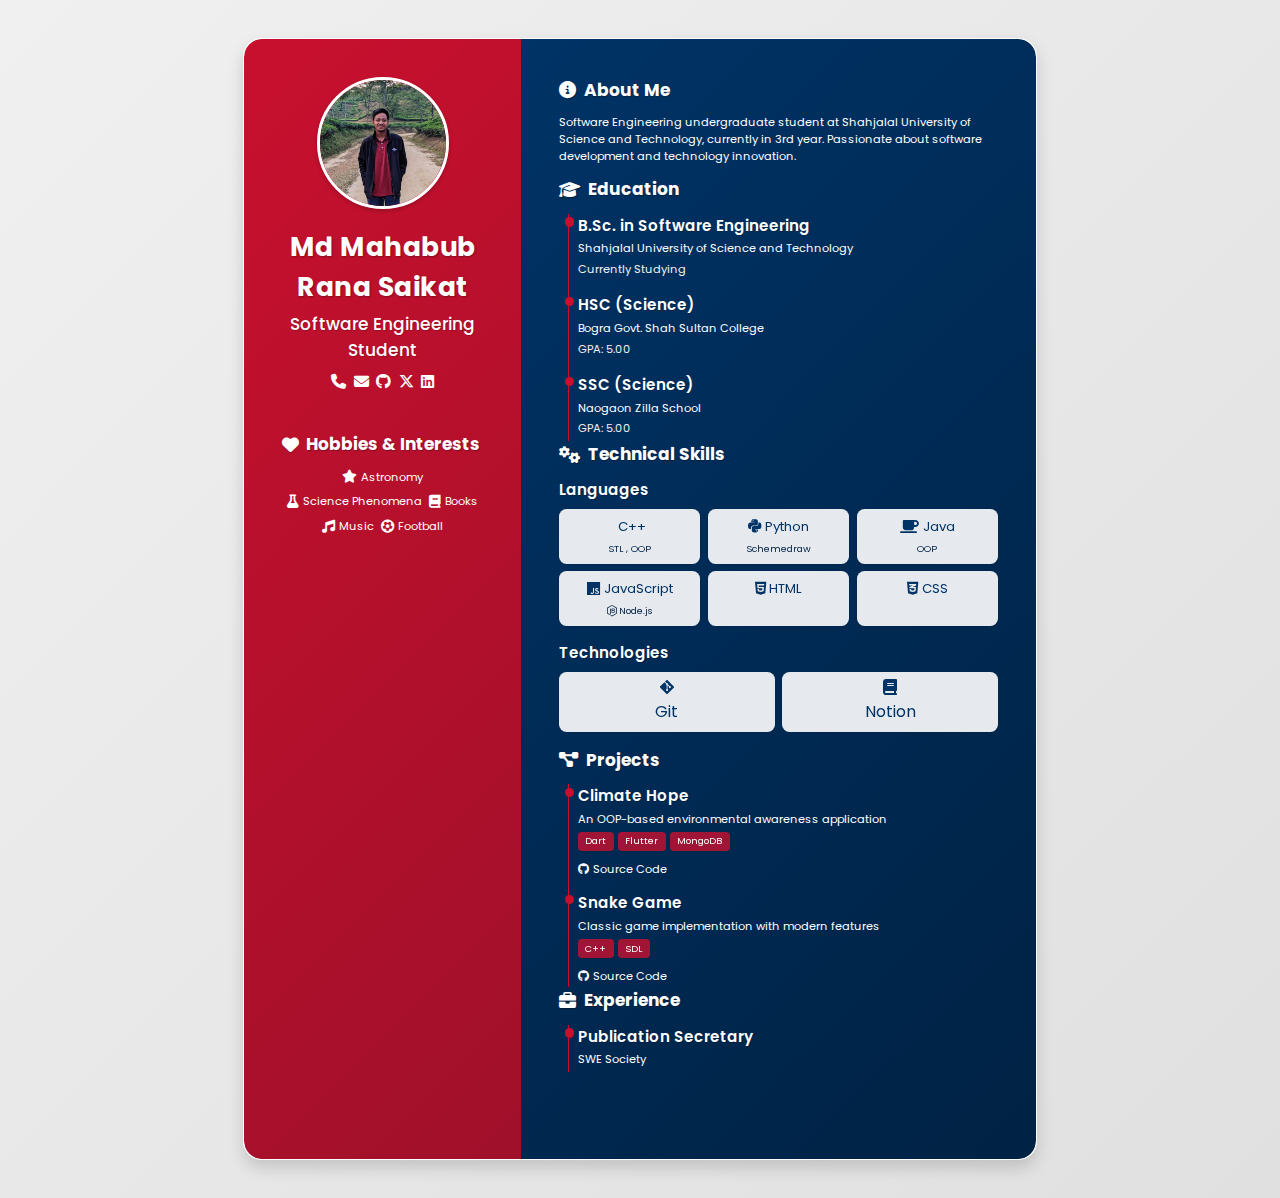
<file: index.html>
<!DOCTYPE html>
<html lang="en">
<head>
    <meta charset="UTF-8">
    <meta name="viewport" content="width=device-width, initial-scale=1.0">
    <title>Md Mahabub Rana Saikat - CV</title>
    <link rel="stylesheet" href="https://cdnjs.cloudflare.com/ajax/libs/font-awesome/6.4.0/css/all.min.css">
    <link href="https://fonts.googleapis.com/css2?family=Poppins:wght@300;400;500;600;700&display=swap" rel="stylesheet">
    <link rel="stylesheet" href="index.css">
</head>
<body>
    <div class="container">
        <div class="left-column">
            <header class="header">
                <img id="photo" src="saikat.jpg" alt="Saikat">
                <h1>Md Mahabub Rana Saikat</h1>
                <p class="title">Software Engineering Student</p>
                 <div class="contact-icons">
                     <a href="tel:+8801753610727" title="Phone"><i class="fas fa-phone"></i></a>
                     <a href="mailto:mahabubranasaikat@gmail.com" title="Email"><i class="fas fa-envelope"></i></a>
                     <a href="https://github.com/Mahabub-Rana-Saikat" target="_blank" title="GitHub"><i class="fab fa-github"></i></a>
                     <a href="https://twitter.com/mahbubrnasaikat" target="_blank" title="Twitter"><i class="fab fa-x-twitter"></i></a>
                     <a href="https://linkedin.com/in/mahabubranasaikat" target="_blank" title="LinkedIn"><i class="fab fa-linkedin"></i></a>
                 </div>
            </header>
            <div class="hobbies">
                <h2 class="section-heading"><i class="fas fa-heart"></i> Hobbies & Interests</h2>
                <ul>
                    <li><i class="fas fa-star"></i> Astronomy</li>
                    <li><i class="fas fa-flask"></i> Science Phenomena</li>
                    <li><i class="fas fa-book"></i> Books</li>
                    <li><i class="fas fa-music"></i> Music</li>
                    <li><i class="fas fa-futbol"></i> Football</li>
                </ul>
            </div>
        </div>
        <div class="right-column">
            <section class="about">
                <h2 class="section-heading"><i class="fas fa-info-circle"></i> About Me</h2>
                <p>Software Engineering undergraduate student at Shahjalal University of Science and Technology, currently in 3rd year. Passionate about software development and technology innovation.</p>
            </section>
            <section class="education">
                <h2 class="section-heading"><i class="fas fa-graduation-cap"></i> Education</h2>
                <div class="education-grid">
                    <div class="education-item">
                        <h3>B.Sc. in Software Engineering</h3>
                        <p>Shahjalal University of Science and Technology</p>
                        <p class="education-status">Currently Studying</p>
                    </div>
                    <div class="education-item">
                        <h3>HSC (Science)</h3>
                        <p>Bogra Govt. Shah Sultan College</p>
                        <p class="education-grade">GPA: 5.00</p>
                    </div>
                    <div class="education-item">
                        <h3>SSC (Science)</h3>
                        <p>Naogaon Zilla School</p>
                        <p class="education-grade">GPA: 5.00</p>
                    </div>
                </div>
            </section>
             <section class="skills">
                 <h2 class="section-heading"><i class="fas fa-cogs"></i> Technical Skills</h2>
                 <div class="skills-category">
                     <h3>Languages</h3>
                     <div class="skills-grid">
                         <div class="skill-item">
                             <div class="skill-main"><i class="fas fa-cplusplus"></i> C++</div> <!-- Updated to specific C++ icon -->
                             <div class="skill-sub">STL , OOP</div>
                         </div>
                         <div class="skill-item">
                             <div class="skill-main"><i class="fab fa-python"></i> Python</div> <!-- Updated to specific Python icon -->
                             <div class="skill-sub">Schemedraw</div>
                         </div>
                         <div class="skill-item">
                             <div class="skill-main"><i class="fas fa-coffee"></i> Java</div> <!-- Updated icon -->
                             <div class="skill-sub">OOP</div>
                         </div>
                         <div class="skill-item">
                             <div class="skill-main"><i class="fab fa-js"></i> JavaScript</div>
                             <div class="skill-sub"><i class="fab fa-node-js"></i> Node.js</div>
                         </div>
                         <div class="skill-item">
                             <div class="skill-main"><i class="fab fa-html5"></i> HTML</div>
                         </div>
                         <div class="skill-item">
                             <div class="skill-main"><i class="fab fa-css3-alt"></i> CSS</div>
                         </div>
                     </div>
                 </div>
                 <div class="skills-category">
                     <h3>Technologies</h3>
                     <div class="skills-grid">
                         <div class="skill-item"><i class="fab fa-git-alt"></i> Git</div>
                         <div class="skill-item"><i class="fas fa-book"></i> Notion</div> <!-- Added Notion -->
                     </div>
                 </div>
             </section>
             <section class="projects">
                 <h2 class="section-heading"><i class="fas fa-project-diagram"></i> Projects</h2>
                 <div class="projects-grid">
                     <div class="project-card">
                         <h3>Climate Hope</h3>
                         <p>An OOP-based environmental awareness application</p>
                          <div class="tech-stack">
                              <span class="tech-tag">Dart</span>
                              <span class="tech-tag">Flutter</span>
                              <span class="tech-tag">MongoDB</span>
                          </div>
                          <div class="project-links">
                              <a href="https://github.com/Saikat-Sust/SDL_project_" target="_blank"><i class="fab fa-github"></i> Source Code</a>
                          </div>
                      </div>
                     <div class="project-card">
                         <h3>Snake Game</h3>
                         <p>Classic game implementation with modern features</p>
                          <div class="tech-stack">
                              <span class="tech-tag">C++</span>
                              <span class="tech-tag">SDL</span>
                          </div>
                          <div class="project-links">
                              <a href="https://github.com/mahabubranasaikat/Project_SWE250" target="_blank"><i class="fab fa-github"></i> Source Code</a>
                          </div>
                      </div>
                 </div>
             </section>
             <section class="experience">
                 <h2 class="section-heading"><i class="fas fa-briefcase"></i> Experience</h2>
                 <div class="experience-grid">
                     <div class="experience-item">
                         <h3>Publication Secretary</h3>
                         <p>SWE Society</p>
                     </div>
                 </div>
             </section>
         </div>
     </div>
</body>
</html>
</file>
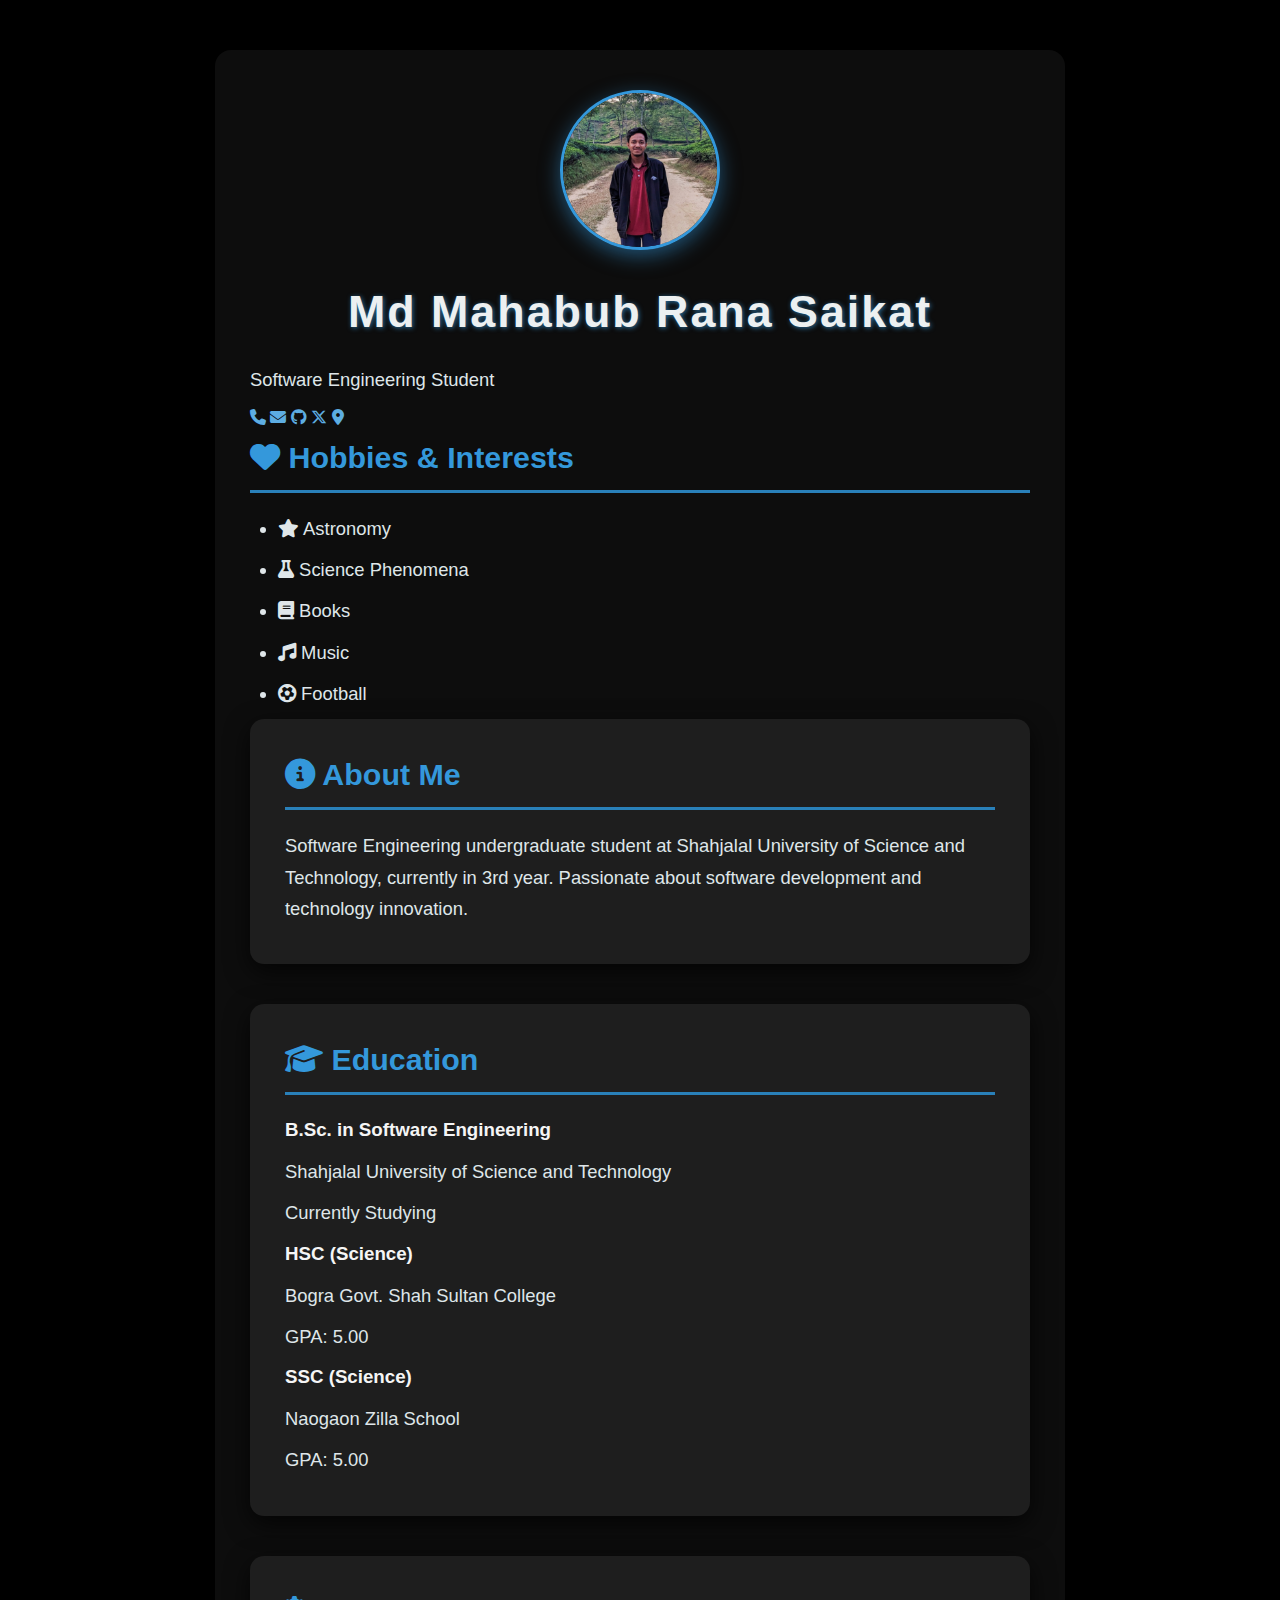
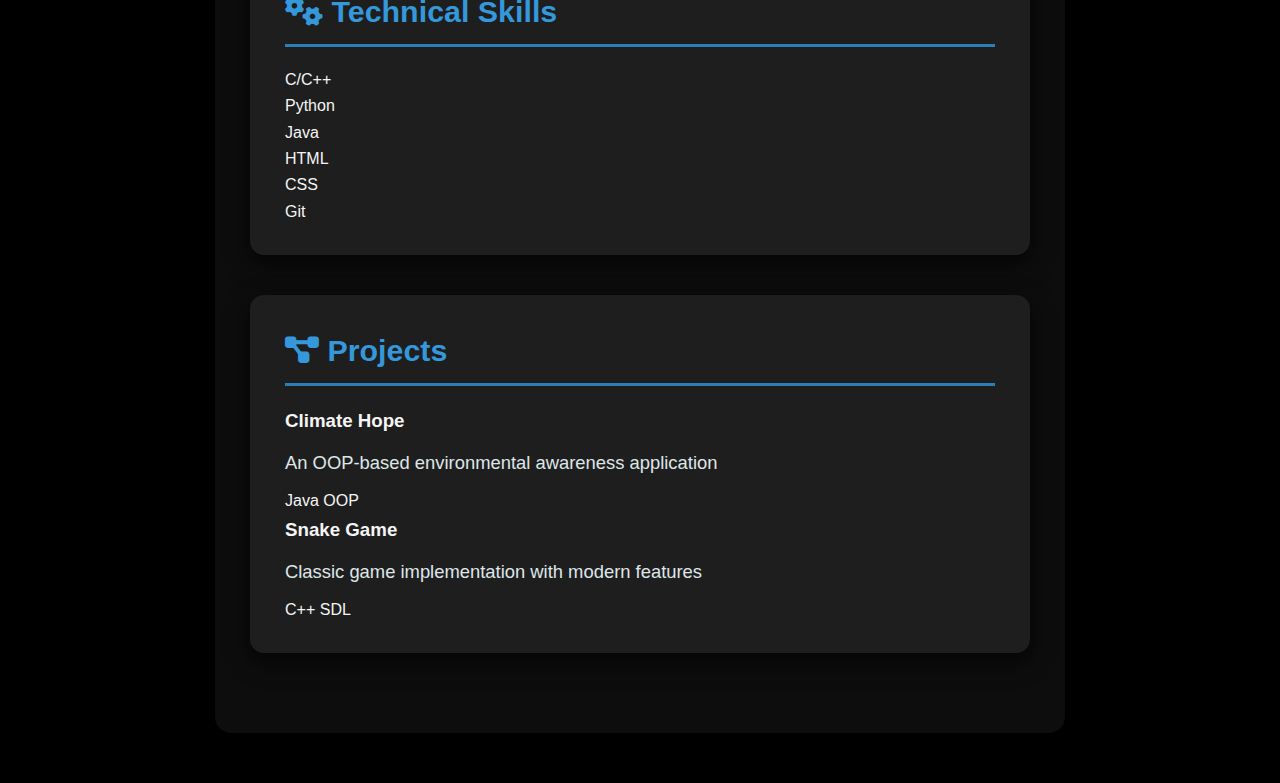
<file: portfolio.html>
<!DOCTYPE html>
<html lang="en">
<head>
    <meta charset="UTF-8">
    <meta name="viewport" content="width=device-width, initial-scale=1.0">
    <title>Md Mahabub Rana Saikat - CV</title>
    <link rel="stylesheet" href="https://cdnjs.cloudflare.com/ajax/libs/font-awesome/6.4.0/css/all.min.css">
    <link href="https://fonts.googleapis.com/css2?family=Poppins:wght@300;400;500;600;700&display=swap" rel="stylesheet">
    <link rel="stylesheet" href="portfolio.css">
</head>
<body>
    <div class="container">
        <div class="left-column">
            <header class="header">
                <img id="photo" src="saikat.jpg" alt="Saikat">
                <h1>Md Mahabub Rana Saikat</h1>
                <p class="title">Software Engineering Student</p>
                <div class="contact-icons">
                    <a href="tel:+8801793489366" title="Phone"><i class="fas fa-phone"></i></a>
                    <a href="mailto:mahabubranasaikat@gmail.com" title="Email"><i class="fas fa-envelope"></i></a>
                    <a href="https://github.com/Mahabub-Rana-Saikat" target="_blank" title="GitHub"><i class="fab fa-github"></i></a>
                    <a href="https://twitter.com/mahbubrnasaikat" target="_blank" title="Twitter"><i class="fab fa-x-twitter"></i></a>
                    <a href="#" title="Location"><i class="fas fa-location-dot"></i></a>
                </div>
            </header>
            <div class="hobbies">
                <h2 class="section-heading"><i class="fas fa-heart"></i> Hobbies & Interests</h2>
                <ul>
                    <li><i class="fas fa-star"></i> Astronomy</li>
                    <li><i class="fas fa-flask"></i> Science Phenomena</li>
                    <li><i class="fas fa-book"></i> Books</li>
                    <li><i class="fas fa-music"></i> Music</li>
                    <li><i class="fas fa-futbol"></i> Football</li>
                </ul>
            </div>
        </div>
        <div class="right-column">
            <section class="about">
                <h2 class="section-heading"><i class="fas fa-info-circle"></i> About Me</h2>
                <p>Software Engineering undergraduate student at Shahjalal University of Science and Technology, currently in 3rd year. Passionate about software development and technology innovation.</p>
            </section>
            <section class="education">
                <h2 class="section-heading"><i class="fas fa-graduation-cap"></i> Education</h2>
                <div class="education-grid">
                    <div class="education-item">
                        <h3>B.Sc. in Software Engineering</h3>
                        <p>Shahjalal University of Science and Technology</p>
                        <p class="education-status">Currently Studying</p>
                    </div>
                    <div class="education-item">
                        <h3>HSC (Science)</h3>
                        <p>Bogra Govt. Shah Sultan College</p>
                        <p class="education-grade">GPA: 5.00</p>
                    </div>
                    <div class="education-item">
                        <h3>SSC (Science)</h3>
                        <p>Naogaon Zilla School</p>
                        <p class="education-grade">GPA: 5.00</p>
                    </div>
                </div>
            </section>
            <section class="skills">
                <h2 class="section-heading"><i class="fas fa-cogs"></i> Technical Skills</h2>
                <div class="skills-grid">
                    <div class="skill-item">C/C++</div>
                    <div class="skill-item">Python</div>
                    <div class="skill-item">Java</div>
                    <div class="skill-item">HTML</div>
                    <div class="skill-item">CSS</div>
                    <div class="skill-item">Git</div>
                </div>
            </section>
            <section class="projects">
                <h2 class="section-heading"><i class="fas fa-project-diagram"></i> Projects</h2>
                <div class="projects-grid">
                    <div class="project-card">
                        <h3>Climate Hope</h3>
                        <p>An OOP-based environmental awareness application</p>
                        <div class="tech-stack">
                            <span class="tech-tag">Java</span>
                            <span class="tech-tag">OOP</span>
                        </div>
                    </div>
                    <div class="project-card">
                        <h3>Snake Game</h3>
                        <p>Classic game implementation with modern features</p>
                        <div class="tech-stack">
                            <span class="tech-tag">C++</span>
                            <span class="tech-tag">SDL</span>
                        </div>
                    </div>
                </div>
            </section>
        </div>
    </div>
</body>
</html>
</file>
<file: index.css>
* {
    margin: 0;
    padding: 0;
    box-sizing: border-box;
    font-family: 'Poppins', sans-serif;
}

body {
    background: linear-gradient(135deg, #f0f0f0 0%, #e0e0e0 100%);
    display: flex;
    justify-content: center;
    align-items: center;
    min-height: 100vh;
    padding: 10mm;
}

.container {
    width: 210mm;
    height: 297mm;
    display: flex;
    background: rgba(255, 255, 255, 0.95);
    backdrop-filter: blur(10px);
    box-shadow: 0 8px 16px rgba(0, 0, 0, 0.15);
    border-radius: 5mm;
    overflow: hidden;
    border: 1px solid rgba(255, 255, 255, 0.2);
}

.left-column {
    width: 35%;
    background: linear-gradient(135deg, #C8102E 0%, #A0102A 100%);
    color: #fff;
    padding: 10mm;
    display: flex;
    flex-direction: column;
    align-items: center;
    backdrop-filter: blur(5px);
}

.right-column {
    width: 65%;
    background: linear-gradient(135deg, #003366 0%, #002244 100%);
    color: #fff;
    padding: 10mm;
    backdrop-filter: blur(5px);
}

.header {
    text-align: center;
    margin-bottom: 5mm;
}

.header img {
    width: 35mm;
    height: 35mm;
    border-radius: 50%;
    border: 1mm solid #fff;
    margin-bottom: 3mm;
    object-fit: cover;
    box-shadow: 0 2px 4px rgba(0,0,0,0.2);
}

.header h1 {
    font-size: 7mm;
    font-weight: 700;
    margin-bottom: 1mm;
    text-shadow: 1px 1px 2px rgba(0,0,0,0.3);
    letter-spacing: 0.5px;
}

.header .title {
    font-size: 4.5mm;
    font-weight: 500;
    margin-bottom: 2mm;
    text-shadow: 0.5px 0.5px 1px rgba(0,0,0,0.2);
}

.contact-icons {
    display: flex;
    justify-content: center;
    gap: 2mm;
}

.contact-icons a {
    color: #fff;
    font-size: 4mm;
    transition: color 0.3s;
}

.contact-icons a:hover {
    color: #f0f0f0;
}

.section-heading {
    font-size: 4.5mm;
    font-weight: 700;
    margin-bottom: 3mm;
    display: flex;
    align-items: center;
    gap: 2mm;
    color: #fff;
    text-shadow: 0.5px 0.5px 1px rgba(0,0,0,0.3);
}

.section-heading i {
    font-size: 4.5mm;
}

.hobbies {
    margin-top: 5mm;
    text-align: center;
}

.hobbies ul {
    list-style: none;
    display: flex;
    flex-wrap: wrap;
    justify-content: center;
    gap: 2mm;
}

.hobbies li {
    display: flex;
    align-items: center;
    gap: 1mm;
    font-size: 3mm;
}

.hobbies li i {
    font-size: 3.5mm;
}

.about p {
    font-size: 3mm;
    line-height: 1.5;
    margin-bottom: 3mm;
}

.education-grid, .projects-grid, .experience-grid {
    display: flex;
    flex-direction: column;
    gap: 3mm;
    position: relative;
}

.education-item, .project-card, .experience-item {
    position: relative;
    padding-left: 5mm;
}

.education-item::before, .project-card::before, .experience-item::before {
    content: '';
    position: absolute;
    left: 1.5mm;
    top: 1mm;
    width: 2.5mm;
    height: 2.5mm;
    background: #C8102E;
    border-radius: 50%;
}

.education-grid::before, .projects-grid::before, .experience-grid::before {
    content: '';
    position: absolute;
    left: 2.25mm;
    top: 0;
    bottom: 0;
    width: 0.5mm;
    background: #C8102E;
}

.education-item h3, .project-card h3, .experience-item h3 {
    font-size: 4mm;
    font-weight: 600;
    margin-bottom: 1mm;
    text-shadow: 0.5px 0.5px 1px rgba(0,0,0,0.2);
}

.education-item p, .project-card p, .experience-item p {
    font-size: 3mm;
    margin-bottom: 1mm;
}

.education-status, .education-grade {
    font-size: 3mm;
    color: #f0f0f0;
}

.skills-category {
    margin-bottom: 4mm;
}

.skills-category h3 {
    font-size: 4mm;
    font-weight: 600;
    margin-bottom: 2mm;
    color: #fff;
    text-shadow: 0.5px 0.5px 1px rgba(0,0,0,0.2);
}

.skills-grid {
    display: flex;
    flex-wrap: wrap;
    gap: 2mm;
}

.skill-item {
    background: rgba(255, 255, 255, 0.9);
    color: #003366;
    padding: 2mm 2.5mm;
    border-radius: 2mm;
    flex: 1 1 calc(33.33% - 2mm);
    text-align: center;
    box-shadow: 0 1px 2px rgba(0,0,0,0.1);
    backdrop-filter: blur(5px);
    display: flex;
    flex-direction: column;
    align-items: center;
    gap: 1mm;
}

.skill-main {
    display: flex;
    align-items: center;
    justify-content: center;
    gap: 1mm;
    font-size: 3.5mm;
}

.skill-main i {
    font-size: 4mm; /* Adjusted font size for better alignment */
}

.skill-sub {
    font-size: 2.5mm;
    color: #002244;
    margin-top: 0.5mm;
    display: flex;
    align-items: center;
    justify-content: center;
    gap: 0.5mm;
}

.skill-sub i {
    font-size: 3mm;
}



.tech-stack {
    display: flex;
    gap: 1mm;
    margin-top: 1mm;
}

.tech-tag {
    font-size: 2.5mm;
    background: rgba(200, 16, 46, 0.8);
    color: #fff;
    padding: 0.75mm 2mm;
    border-radius: 1mm;
    backdrop-filter: blur(5px);
    box-shadow: 0 1px 2px rgba(0,0,0,0.1);
}

.project-links {
    margin-top: 1mm;
}

.project-links a {
    color: #fff;
    font-size: 3mm;
    text-decoration: none;
    display: inline-flex;
    align-items: center;
    gap: 1mm;
    transition: color 0.3s;
}

.project-links a:hover {
    color: #f0f0f0;
}

@media print {
    body {
        padding: 0;
        margin: 0;
        min-height: 0;
    }
    .container {
        box-shadow: none;
        border-radius: 0;
    }
}

@media (max-width: 768px) {
    .container {
        width: 100%;
        height: auto;
        flex-direction: column;
    }

    .left-column, .right-column {
        width: 100%;
    }
}
</file>
<file: portfolio.css>
* {
    margin: 0;
    padding: 0;
    box-sizing: border-box;
}

body {
    min-height: 100vh;
    background: black;
    color: #f5f5f5;
    font-family: 'Roboto', 'Segoe UI', Tahoma, Geneva, Verdana, sans-serif;
    padding: 50px 25px;
    line-height: 1.65;
}

.container {
    max-width: 850px;
    margin: 0 auto;
    background: rgba(255, 255, 255, 0.05);
    border-radius: 16px;
    padding: 40px 35px;
    box-shadow: 0 8px 24px rgba(0, 0, 0, 0.6);
}

#photo {
    height: 160px;
    width: 160px;
    display: block;
    margin: 0 auto 25px auto;
    border-radius: 50%;
    object-fit: cover;
    border: 3px solid #3498db;
    box-shadow: 0 6px 20px rgba(52, 152, 219, 0.5);
    transition: transform 0.35s ease, box-shadow 0.35s ease;
}

#photo:hover {
    transform: scale(1.1);
    box-shadow: 0 10px 30px rgba(52, 152, 219, 0.8);
}

h1 {
    text-align: center;
    font-size: 2.8em;
    font-weight: 900;
    margin-bottom: 15px;
    letter-spacing: 2px;
    color: #ecf0f1;
    text-shadow: 1px 1px 5px rgba(52, 152, 219, 0.7);
}

h2 {
    font-size: 1.9em;
    color: #3498db;
    margin-bottom: 20px;
    padding-bottom: 8px;
    border-bottom: 3px solid #2980b9;
    font-weight: 700;
}

section {
    background: rgba(255, 255, 255, 0.07);
    border-radius: 14px;
    padding: 30px 35px;
    margin-bottom: 40px;
    box-shadow: 0 8px 25px rgba(0, 0, 0, 0.7);
    transition: background-color 0.3s ease;
}

section:hover {
    background-color: rgba(52, 152, 219, 0.1);
}

p, li {
    font-size: 1.15em;
    color: #dfe6e9;
    margin: 10px 0;
    line-height: 1.7;
}

ul {
    padding-left: 28px;
}

a {
    color: #5dade2;
    text-decoration: none;
    font-weight: 600;
    transition: color 0.3s ease;
}

a:hover {
    color: #2980b9;
    text-decoration: underline;
}
</file>
